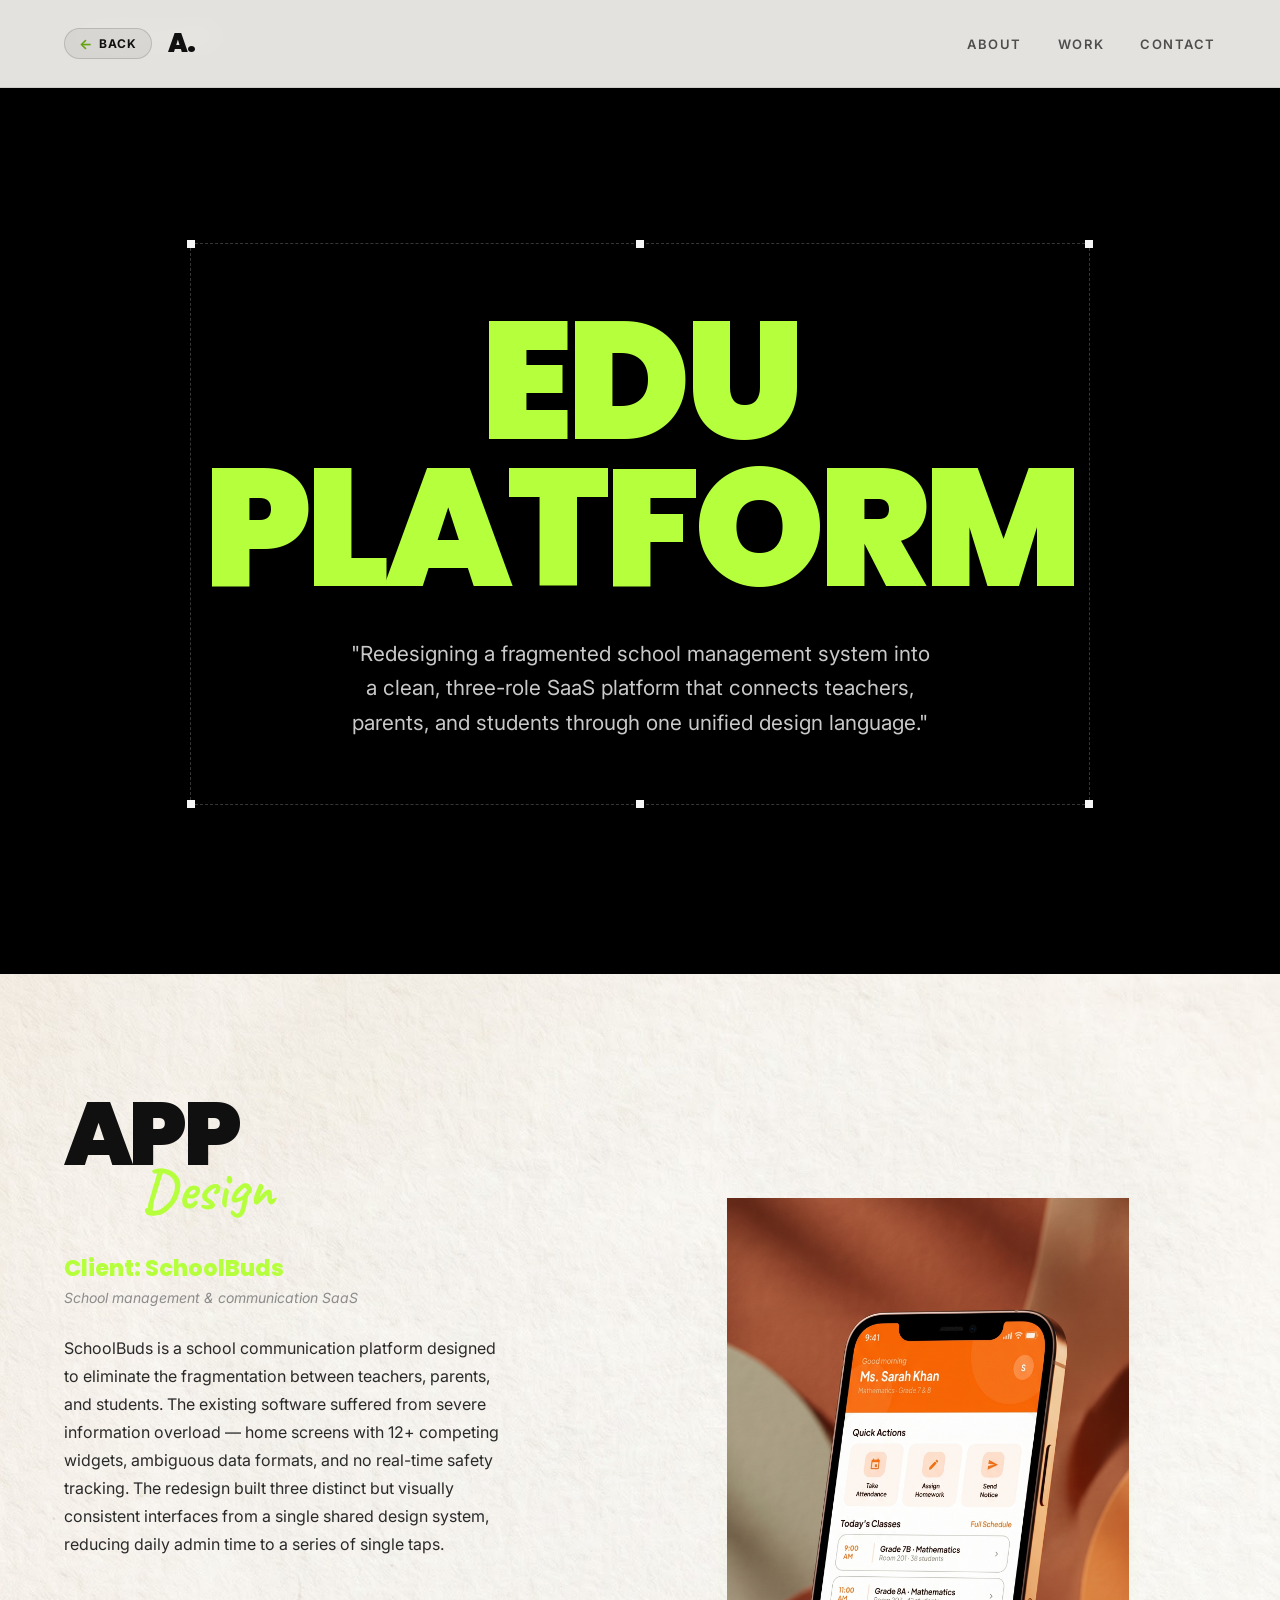
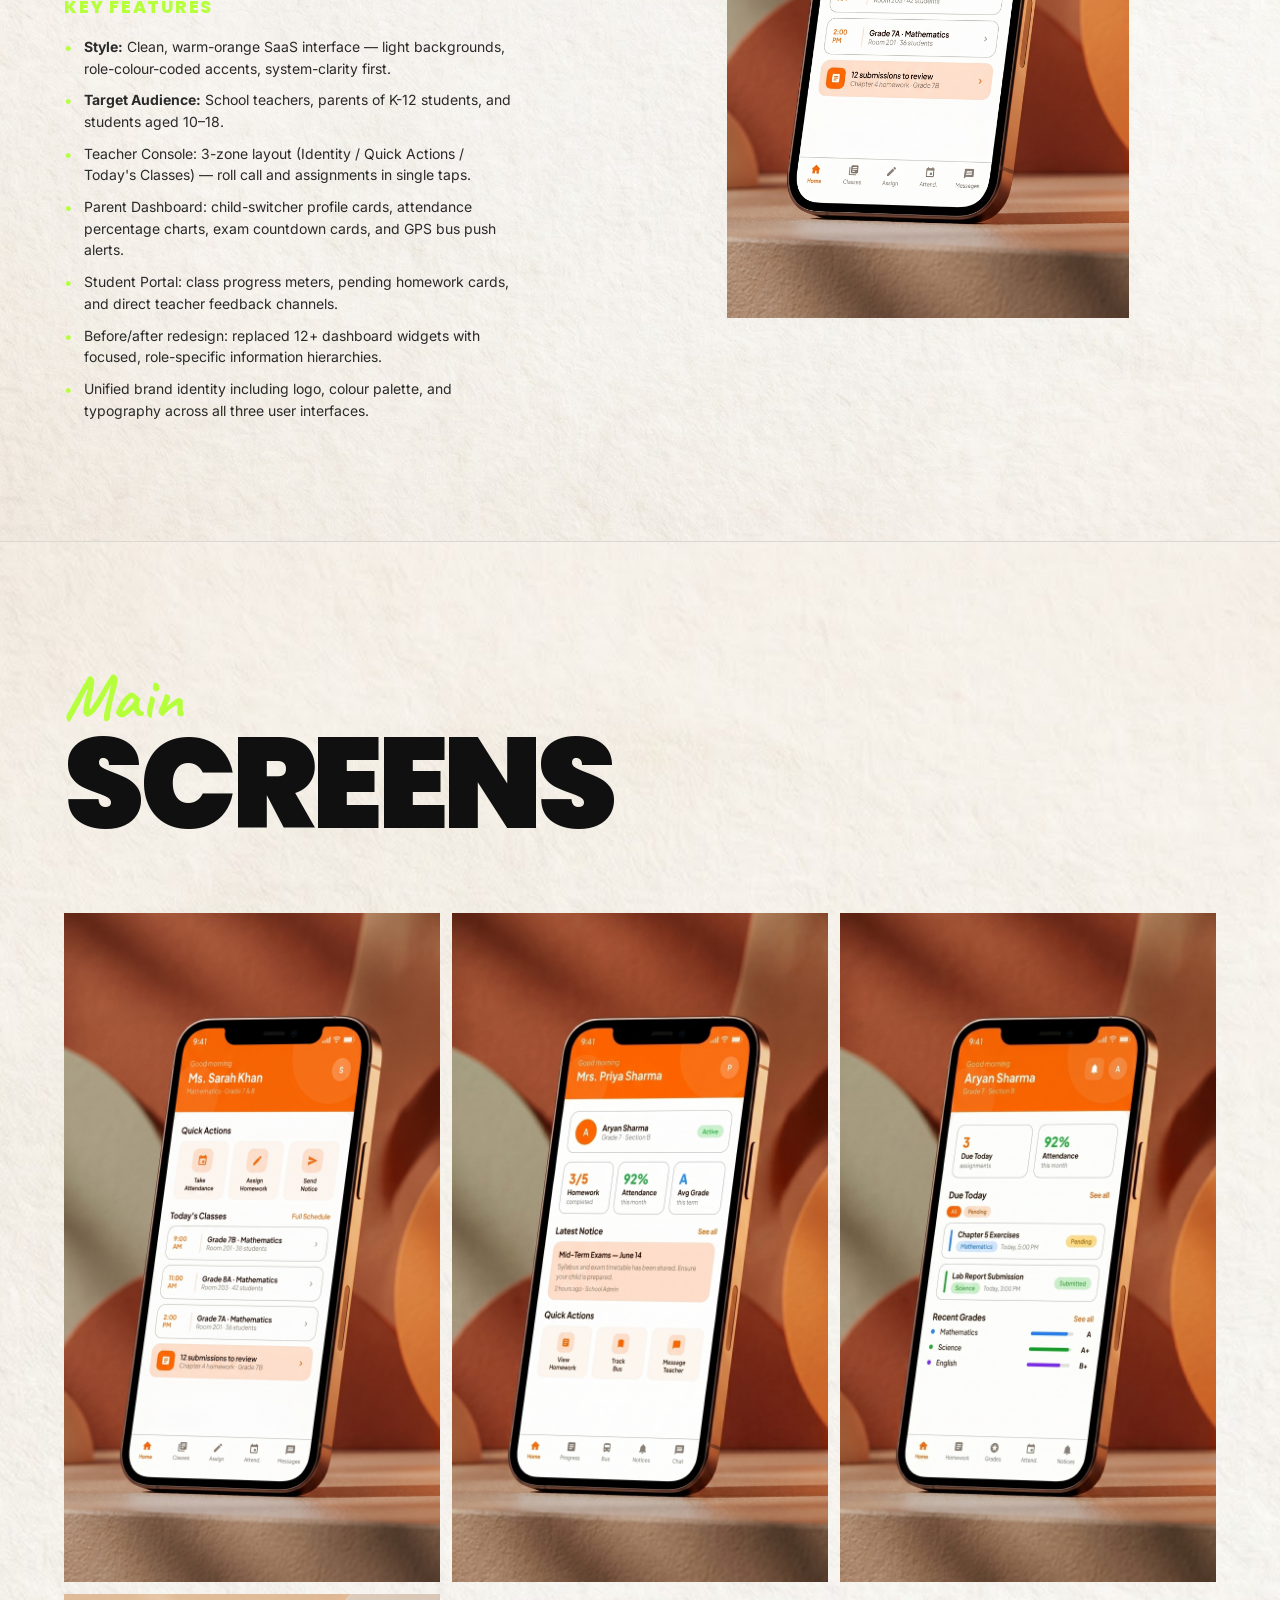
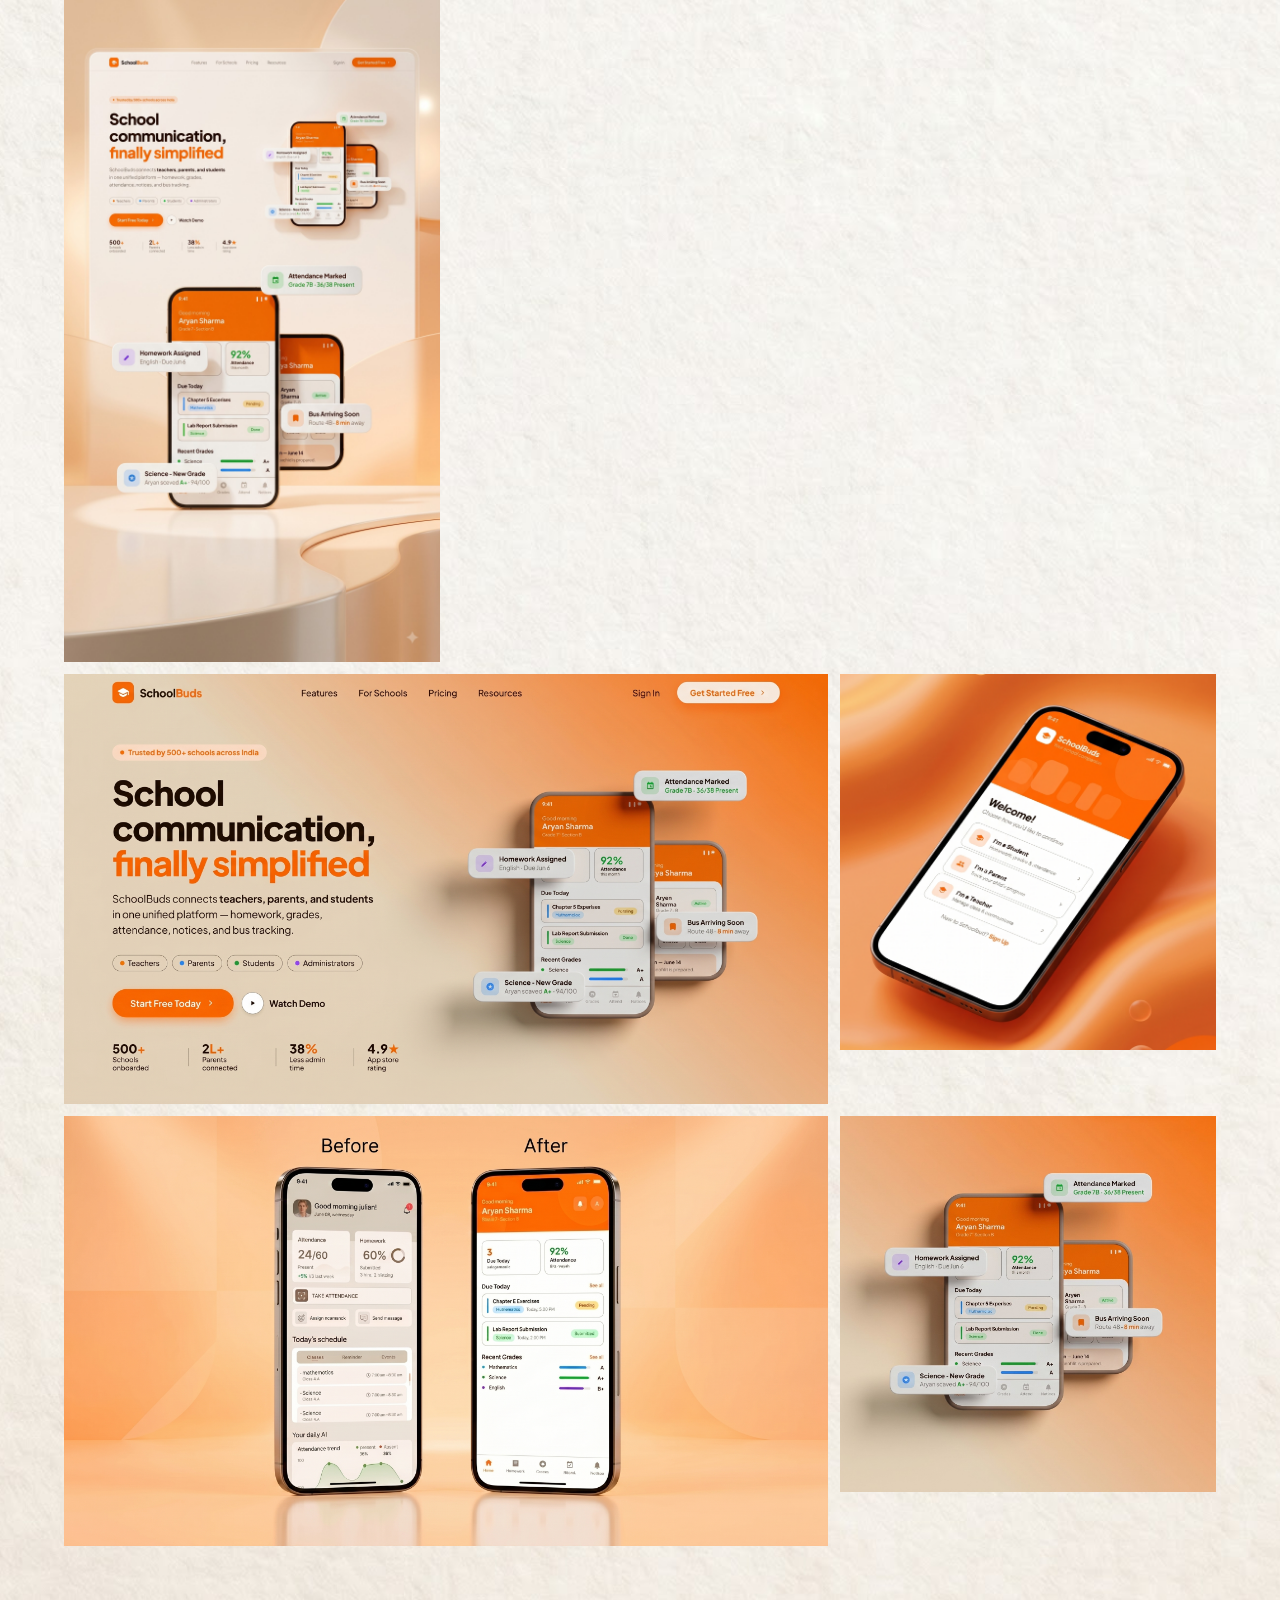
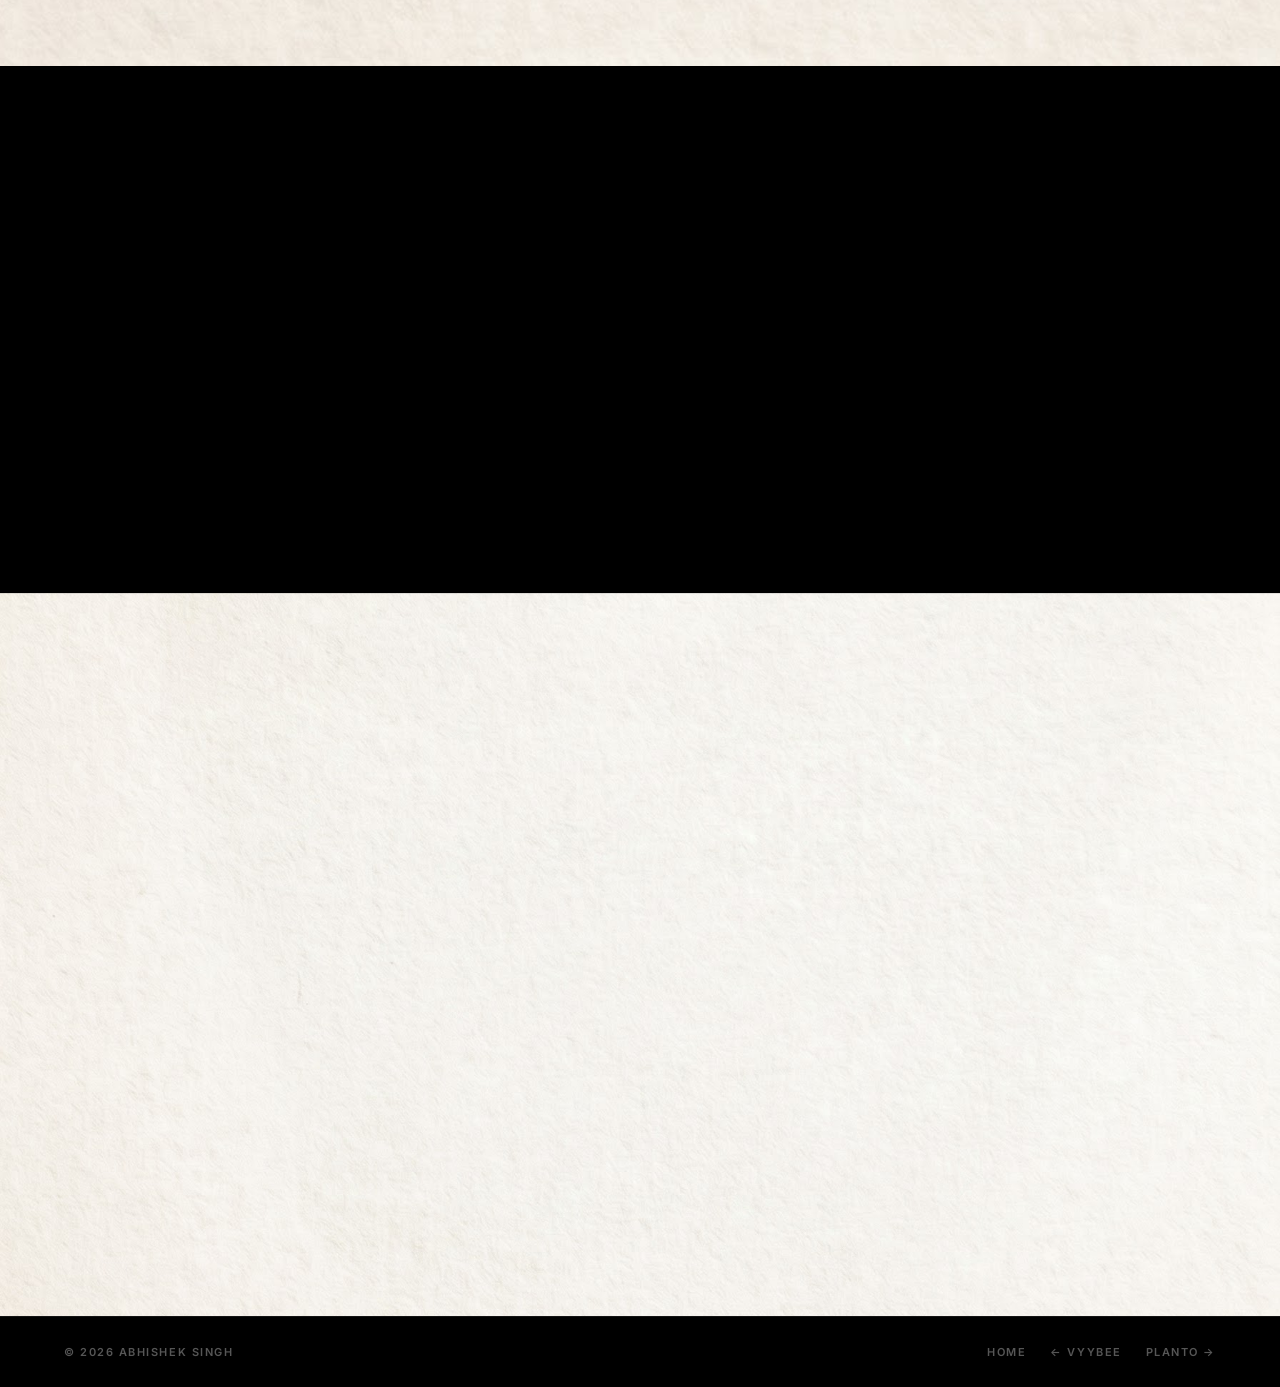
<file: projects/schoolbuds.html>
<!DOCTYPE html>
<html lang="en">
<head>
  <meta charset="UTF-8" />
  <meta name="viewport" content="width=device-width, initial-scale=1.0" />
  <title>SchoolBuds — Case Study · Abhishek Singh</title>
  <meta name="description" content="SchoolBuds — a unified school communication SaaS platform redesigned for teachers, parents, and students. UI/UX case study by Abhishek Singh." />
  <link rel="preconnect" href="https://fonts.googleapis.com" />
  <link rel="preconnect" href="https://fonts.gstatic.com" crossorigin />
  <link href="https://fonts.googleapis.com/css2?family=Poppins:wght@400;500;700;800;900&family=Caveat:wght@400;600;700&family=Inter:wght@400;500;600&display=swap" rel="stylesheet" />
  <link rel="icon" type="image/svg+xml" href="../assets/favicon.svg" />
  <link rel="stylesheet" href="../styles.css" />
</head>
<body class="cs-page">

  <div class="mouse-follower" aria-hidden="true"></div>

  <!-- NAV -->
  <header class="site-header">
    <div class="header-left">
      <a href="../index.html" class="header-back-btn" aria-label="Back to Home">
        <span class="back-arrow" aria-hidden="true">←</span>
        <span>Back</span>
      </a>
      <a class="brand" href="../index.html" aria-label="Abhishek Singh — back to home">
        <span class="brand-name">A<span class="brand-dot accent">.</span></span>
      </a>
    </div>
    <button class="nav-toggle" type="button" aria-label="Open navigation" aria-expanded="false">
      <span></span><span></span>
    </button>
    <nav class="site-nav" aria-label="Primary navigation">
      <a href="../index.html#about">About</a>
      <a href="../index.html#projects">Work</a>
      <a href="../index.html#contact">Contact</a>
    </nav>
  </header>

  <main>

    <!-- Back strip -->
    <div class="cs-back-strip">
      <a href="../index.html" class="cs-back-btn">
        <span class="cs-back-arrow" aria-hidden="true">←</span>
        <span>Back to Home</span>
      </a>
      <span class="cs-project-badge">SchoolBuds · 2026</span>
    </div>

    <!-- ==========================================================
         SLIDE 1 — OPENER
    ========================================================== -->
    <section class="cs-opener grain-overlay grid-texture" id="cs-opener">
      <div class="cs-opener-marquee reveal">
        <span class="cs-handle tl" aria-hidden="true"></span>
        <span class="cs-handle tr" aria-hidden="true"></span>
        <span class="cs-handle bl" aria-hidden="true"></span>
        <span class="cs-handle br" aria-hidden="true"></span>
        <span class="cs-handle tc" aria-hidden="true"></span>
        <span class="cs-handle bc" aria-hidden="true"></span>

        <h1 class="cs-opener-label">Edu Platform</h1>

        <p class="cs-opener-quote">
          "Redesigning a fragmented school management system into a clean, three-role SaaS platform that connects teachers, parents, and students through one unified design language."
        </p>
      </div>
    </section>

    <!-- ==========================================================
         SLIDE 2 — OVERVIEW
    ========================================================== -->
    <section class="cs-overview grain-overlay" id="cs-overview">

      <!-- Left: text -->
      <div class="cs-overview-text reveal">
        <div class="cs-overview-heading">
          <span class="cs-heading-bold">App</span>
          <span class="cs-heading-cursive">Design</span>
        </div>

        <p class="cs-client-name">Client: SchoolBuds</p>
        <p class="cs-client-type">School management &amp; communication SaaS</p>

        <p class="cs-overview-para">
          SchoolBuds is a school communication platform designed to eliminate the fragmentation between teachers, parents, and students. The existing software suffered from severe information overload — home screens with 12+ competing widgets, ambiguous data formats, and no real-time safety tracking. The redesign built three distinct but visually consistent interfaces from a single shared design system, reducing daily admin time to a series of single taps.
        </p>

        <p class="cs-features-heading">Key Features</p>
        <ul class="cs-features-list">
          <li><strong>Style:</strong> Clean, warm-orange SaaS interface — light backgrounds, role-colour-coded accents, system-clarity first.</li>
          <li><strong>Target Audience:</strong> School teachers, parents of K-12 students, and students aged 10–18.</li>
          <li>Teacher Console: 3-zone layout (Identity / Quick Actions / Today's Classes) — roll call and assignments in single taps.</li>
          <li>Parent Dashboard: child-switcher profile cards, attendance percentage charts, exam countdown cards, and GPS bus push alerts.</li>
          <li>Student Portal: class progress meters, pending homework cards, and direct teacher feedback channels.</li>
          <li>Before/after redesign: replaced 12+ dashboard widgets with focused, role-specific information hierarchies.</li>
          <li>Unified brand identity including logo, colour palette, and typography across all three user interfaces.</li>
        </ul>
      </div>

      <!-- Right: mockup -->
      <div class="cs-overview-mockup">
        <img src="../assets/Teacher-phone-mockup.jpeg" alt="SchoolBuds teacher console screen" class="reveal" />
      </div>

    </section>

    <!-- ==========================================================
         SLIDE 3 — MAIN SCREENS
    ========================================================== -->
    <section class="cs-screens grain-overlay" id="cs-screens">
      <div class="cs-screens-inner">

        <div class="cs-screens-heading reveal">
          <div class="layered-heading">
            <span class="lh-cursive">Main</span>
            <h2 class="lh-bold" style="color: var(--color-ink);">Screens</h2>
          </div>
        </div>

        <!-- Real assets gallery -->
        <div class="cs-gallery-grid grid-3">
          <div class="cs-gallery-item aspect-portrait reveal">
            <img src="../assets/Teacher-phone-mockup.jpeg" alt="SchoolBuds teacher console screen" loading="lazy" />
          </div>
          <div class="cs-gallery-item aspect-portrait reveal">
            <img src="../assets/Parent-phone-mockup.jpeg" alt="SchoolBuds parent dashboard screen" loading="lazy" />
          </div>
          <div class="cs-gallery-item aspect-portrait reveal">
            <img src="../assets/Student-phone-mockup.jpeg" alt="SchoolBuds student portal screen" loading="lazy" />
          </div>
          <div class="cs-gallery-item aspect-portrait reveal">
            <img src="../assets/schoolBudsLanding.jpeg" alt="SchoolBuds landing screen" loading="lazy" />
          </div>
          <div class="cs-gallery-item aspect-square reveal">
            <img src="../assets/schoolBudsLogo2.jpeg" alt="SchoolBuds logo design" loading="lazy" />
          </div>
          <div class="cs-gallery-item aspect-landscape span-2 reveal">
            <img src="../assets/Landing-page-mockup.jpeg" alt="SchoolBuds landing page mockup" loading="lazy" />
          </div>
          <div class="cs-gallery-item aspect-square reveal">
            <img src="../assets/Login-screen-mockup.jpeg" alt="SchoolBuds login screen mockup" loading="lazy" />
          </div>
          <div class="cs-gallery-item aspect-landscape span-2 reveal">
            <img src="../assets/Before-after-mockup.jpeg" alt="SchoolBuds before and after redesign comparison" loading="lazy" />
          </div>
          <div class="cs-gallery-item aspect-square reveal">
            <img src="../assets/landing-page-1x1.jpeg" alt="SchoolBuds landing page preview" loading="lazy" />
          </div>
        </div>

      </div>
    </section>

    <!-- ==========================================================
         PROBLEM / SOLUTION DETAIL (dark)
    ========================================================== -->
    <section class="cs-detail grain-overlay grid-texture">
      <div class="cs-detail-inner">

        <div class="cs-detail-block reveal">
          <span class="cs-accent-label">The Problem</span>
          <h3>Dashboard bloat kills daily workflow.</h3>
          <p>Legacy school portals force teachers to scroll past 12+ competing widgets just to take a 5-second attendance check. Parents receive raw fractions ("24/60 present") with no context or safety tracking. The information architecture was designed around features, not around the actual daily tasks of each role.</p>
        </div>

        <div class="cs-detail-block reveal">
          <span class="cs-accent-label">The Solution</span>
          <h3>Three roles. One design language.</h3>
          <p>A full UX audit mapped every daily teacher, parent, and student task, then restructured each interface into focused zones that serve those specific workflows. The teacher home was reduced to three zones. Parent views gained semantic attendance charts and GPS-triggered push alerts. The same design tokens power all three interfaces — maintaining brand cohesion without forcing a one-size UI.</p>
        </div>

      </div>
    </section>

    <!-- ==========================================================
         OUTCOME + METADATA
    ========================================================== -->
    <section class="cs-outcome grain-overlay">
      <div class="cs-outcome-inner">

        <div class="reveal">
          <h2 class="cs-outcome-headline">Three stakeholders. Zero compromises.</h2>
          <p class="cs-outcome-para">
            SchoolBuds demonstrates the discipline of multi-role product design — where the same system has to work intuitively for a 45-year-old teacher taking roll call, a parent checking bus location on a commute, and a student glancing at homework before dinner. The redesign resolved all three through role-first information architecture and a shared component library.
          </p>
          <a href="../index.html" class="btn-primary">← Back to Home</a>
        </div>

        <div class="cs-metadata-list reveal">
          <div class="cs-metadata-item">
            <span class="meta-label">Role</span>
            <span class="meta-value">UI/UX Design · Research · Information Architecture · Design Systems</span>
          </div>
          <div class="cs-metadata-item">
            <span class="meta-label">Tools</span>
            <span class="meta-value">Figma · User Testing · UX Audit · Miro</span>
          </div>
          <div class="cs-metadata-item">
            <span class="meta-label">Context</span>
            <span class="meta-value">Visual Designer Assignment</span>
          </div>
          <div class="cs-metadata-item">
            <span class="meta-label">Year</span>
            <span class="meta-value">2026</span>
          </div>
        </div>

      </div>
    </section>

  </main>

  <footer class="cs-footer">
    <span class="cs-footer-copy">© 2026 Abhishek Singh</span>
    <div class="cs-footer-links">
      <a href="../index.html">Home</a>
      <a href="vyybee.html">← Vyybee</a>
      <a href="planto.html">Planto →</a>
    </div>
  </footer>

  <script src="../script.js"></script>
</body>
</html>
</file>
<file: styles.css>
/* ==========================================================
   DESIGN TOKENS
========================================================== */
:root {
  --color-black:      #000000;
  --color-cream:      #F1EFEA;
  --color-ink:        #101010;
  --color-accent:     #B6FF3C;
  --color-muted-gray: #8C8C8C;
  --color-white:      #F5F5F5;

  --font-display: 'Poppins', sans-serif;
  --font-cursive:  'Caveat', cursive;
  --font-body:     'Inter', sans-serif;

  --max-w: 1280px;
  --gutter: clamp(24px, 5vw, 80px);
  --transition: 0.35s cubic-bezier(0.16, 1, 0.3, 1);
}

/* ==========================================================
   RESET & BASE
========================================================== */
*, *::before, *::after {
  box-sizing: border-box;
  margin: 0;
  padding: 0;
}

html {
  scroll-behavior: smooth;
  -webkit-font-smoothing: antialiased;
  font-size: 16px;
}

body {
  font-family: var(--font-body);
  background: var(--color-black);
  color: var(--color-white);
  overflow-x: hidden;
  cursor: none;
}

img {
  display: block;
  max-width: 100%;
}

a {
  color: inherit;
  text-decoration: none;
}

/* ==========================================================
   GRAIN OVERLAY — applied to light/cream sections
========================================================== */
.grain-overlay {
  position: relative;
  isolation: isolate;
}

/* Light sections use whiteTexture.jpeg without SVG noise overlay */
.grain-overlay::before {
  display: none;
}

/* All section content sits above background */
.grain-overlay > * {
  position: relative;
  z-index: 2;
}

/* ==========================================================
   CREAM BACKGROUND TEXTURE — applied ONLY to section-level containers
   Uses assets/whiteTexture.jpeg (scaled cover, no-repeat)
========================================================== */
.cream,
.cream-section,
.about-section,
.skills-section,
.spotlight-section,
.screens-section,
.process-section,
.experience-section,
.cs-overview,
.cs-screens,
.cs-outcome {
  background-color: #F1EFEA;
  background-image: url("assets/whiteTexture.jpeg");
  background-size: cover;
  background-position: center;
  background-repeat: no-repeat;
}

/* Inner card/box elements — transparent to let section texture flow continuously */
.skill-cell,
.process-cell,
.spotlight-mockup,
.cs-overview-mockup,
.case-study-mockup-placeholder,
.main-screens-placeholder,
.project-mockup-placeholder,
.screen-frame,
.about-portrait-placeholder,
.cs-gallery-item,
.service-card,
.breakdown-card,
.feature-mockup-card,
.typo-panel-card,
.color-swatch-card,
.finding-item {
  background-color: transparent;
  background-image: none;
}

/* ==========================================================
   DARK GRAIN TEXTURE — applied to dark background sections
   Coarser, organic high-ISO film-grain noise (no grid lines)
========================================================== */
.grid-texture,
.dark-grain {
  background-color: var(--color-black);
}

.grid-texture::before,
.dark-grain::before {
  display: block;
  content: '';
  position: absolute;
  inset: 0;
  z-index: 1;
  pointer-events: none;
  background-image: url("data:image/svg+xml,%3Csvg xmlns='http://www.w3.org/2000/svg' width='250' height='250'%3E%3Cfilter id='n'%3E%3CfeTurbulence type='fractalNoise' baseFrequency='0.68' numOctaves='2' stitchTiles='stitch'/%3E%3C/filter%3E%3Crect width='250' height='250' filter='url(%23n)' opacity='1'/%3E%3C/svg%3E");
  background-size: 250px 250px;
  mix-blend-mode: overlay;
  opacity: 0.15;
}

/* ==========================================================
   CUSTOM CURSOR
========================================================== */
.mouse-follower {
  position: fixed;
  top: 0;
  left: 0;
  width: 10px;
  height: 10px;
  background: var(--color-accent);
  border-radius: 50%;
  pointer-events: none;
  transform: translate(-50%, -50%);
  z-index: 9999;
  opacity: 0;
  transition: opacity 0.3s, transform 0.1s;
  mix-blend-mode: difference;
}

/* ==========================================================
   NAVIGATION
========================================================== */
.site-header {
  position: fixed;
  top: 0;
  left: 0;
  right: 0;
  z-index: 1000;
  display: flex;
  align-items: center;
  justify-content: space-between;
  padding: 24px var(--gutter);
  background: transparent;
  mix-blend-mode: difference;
}

/* Invert trick: header renders white on dark, dark on light */
.site-header * {
  color: var(--color-white);
}

.brand {
  font-family: var(--font-display);
  font-weight: 900;
  font-size: 1.6rem;
  letter-spacing: -0.02em;
}

.brand-dot.accent {
  color: var(--color-accent);
}

.site-nav {
  display: flex;
  align-items: center;
  gap: 36px;
}

.site-nav a {
  font-family: var(--font-body);
  font-size: 13px;
  font-weight: 600;
  letter-spacing: 0.12em;
  text-transform: uppercase;
  opacity: 0.7;
  transition: opacity var(--transition);
}

.site-nav a:hover {
  opacity: 1;
}

/* Hamburger */
.nav-toggle {
  display: none;
  flex-direction: column;
  justify-content: center;
  gap: 5px;
  width: 32px;
  height: 32px;
  background: none;
  border: none;
  cursor: none;
  padding: 4px;
}

.nav-toggle span {
  display: block;
  height: 2px;
  width: 100%;
  background: var(--color-white);
  border-radius: 2px;
  transition: transform var(--transition);
}

/* ==========================================================
   REUSABLE: SCROLL REVEAL
========================================================== */
.reveal {
  opacity: 0;
  transform: translateY(32px);
  transition: opacity 0.9s var(--transition), transform 0.9s var(--transition);
}

.reveal.is-visible {
  opacity: 1;
  transform: translateY(0);
}

/* ==========================================================
   REUSABLE: BUTTONS
========================================================== */
.btn-primary,
.btn-ghost {
  display: inline-block;
  font-family: var(--font-body);
  font-size: 13px;
  font-weight: 700;
  letter-spacing: 0.1em;
  text-transform: uppercase;
  padding: 14px 32px;
  border-radius: 0;
  transition: background var(--transition), color var(--transition), border-color var(--transition);
  cursor: none;
}

.btn-primary {
  background: var(--color-ink);
  color: var(--color-cream);
  border: 2px solid var(--color-ink);
}

.btn-primary:hover {
  background: var(--color-accent);
  color: var(--color-ink);
  border-color: var(--color-accent);
}

.btn-ghost {
  background: transparent;
  color: var(--color-ink);
  border: 2px solid var(--color-ink);
}

.btn-ghost:hover {
  background: var(--color-ink);
  color: var(--color-cream);
}

/* ==========================================================
   REUSABLE: EYEBROW LABELS (hero + projects)
========================================================== */
.eyebrow-white {
  font-family: var(--font-display);
  font-weight: 800;
  font-size: clamp(11px, 1.2vw, 14px);
  letter-spacing: 0.18em;
  text-transform: uppercase;
  color: var(--color-white);
  margin-right: 10px;
}

.eyebrow-gray {
  font-family: var(--font-display);
  font-weight: 800;
  font-size: clamp(11px, 1.2vw, 14px);
  letter-spacing: 0.18em;
  text-transform: uppercase;
  color: var(--color-muted-gray);
}

/* ==========================================================
   REUSABLE: LAYERED HEADING
   (cursive overlapping bold — used in Skills + Process)
========================================================== */
.layered-heading {
  position: relative;
  display: inline-block;
  line-height: 1;
}

.lh-cursive {
  display: block;
  font-family: var(--font-cursive);
  font-weight: 700;
  font-size: clamp(2rem, 5vw, 4.5rem);
  color: var(--color-accent);
  line-height: 1.1;
  /* Overlaps the bold word below */
  position: relative;
  z-index: 2;
  margin-bottom: -0.1em;
}

.lh-bold {
  font-family: var(--font-display);
  font-weight: 900;
  font-size: clamp(4rem, 10vw, 9rem);
  color: var(--color-ink);
  line-height: 0.9;
  letter-spacing: -0.04em;
  text-transform: uppercase;
  position: relative;
  z-index: 1;
}

/* ==========================================================
   REUSABLE: SKILL CELL PATTERN
   (giant num + bold label + cursive sub)
========================================================== */
.skill-num {
  position: absolute;
  top: 12px;
  left: 16px;
  font-family: var(--font-display);
  font-weight: 900;
  font-size: clamp(3.5rem, 7vw, 6.5rem);
  color: rgba(16, 16, 16, 0.08);
  line-height: 1;
  pointer-events: none;
  user-select: none;
}

.skill-bold {
  font-family: var(--font-display);
  font-weight: 900;
  font-size: clamp(1.5rem, 3vw, 2.4rem);
  color: var(--color-ink);
  line-height: 1.1;
  letter-spacing: -0.02em;
  text-transform: uppercase;
  position: relative;
  z-index: 2;
  margin-top: auto;
}

.skill-cursive {
  font-family: var(--font-cursive);
  font-weight: 700;
  font-size: clamp(1.1rem, 2vw, 1.6rem);
  color: var(--color-accent);
  position: absolute;
  bottom: 20px;
  right: 20px;
  z-index: 3;
  transform: rotate(-3deg);
  pointer-events: none;
}

/* ==========================================================
   SECTION 1 — HERO
========================================================== */
.hero-section {
  min-height: 100vh;
  background-color: var(--color-black);
  display: flex;
  align-items: center;
  padding: 120px var(--gutter) 80px;
  overflow: hidden;
}

.hero-inner {
  width: 100%;
  max-width: var(--max-w);
  margin: 0 auto;
  display: flex;
  flex-direction: column;
  justify-content: center;
  gap: 20px;
}

.hero-eyebrow {
  display: flex;
  align-items: center;
  gap: 0;
}

/* Giant "Portfolio" headline */
.hero-headline-wrap {
  position: relative;
  width: 100%;
}

.hero-headline {
  font-family: var(--font-display);
  font-weight: 900;
  font-size: clamp(5rem, 14vw, 16rem);
  line-height: 0.88;
  letter-spacing: -0.045em;
  color: var(--color-white);
  text-transform: uppercase;
  display: flex;
  align-items: center;
  /* Remove default heading margin */
  width: 100%;
}

.hl-part {
  display: inline-block;
}

/* Visual slot — sits inline with the headline letters */
.hl-visual-slot {
  display: inline-block;
  vertical-align: middle;
  /* Width scales with the headline font */
  width: clamp(120px, 18vw, 340px);
  height: clamp(120px, 18vw, 340px);
  flex-shrink: 0;
  position: relative;
}

/* Image placeholder — dashed border for dev, replace with <img> */
.hero-visual-placeholder {
  width: 100%;
  height: 100%;
  border: 2px dashed rgba(245, 245, 245, 0.25);
  border-radius: 50%;
  display: flex;
  align-items: center;
  justify-content: center;
  background: rgba(182, 255, 60, 0.04);
}

.hero-visual-placeholder .placeholder-label {
  font-family: var(--font-body);
  font-size: 11px;
  font-weight: 600;
  letter-spacing: 0.1em;
  text-transform: uppercase;
  color: rgba(245, 245, 245, 0.3);
  text-align: center;
}

/* Real hero image — fills the inline circular slot */
.hero-visual-img {
  width: 100%;
  height: 100%;
  object-fit: cover;
  border-radius: 50%;
  display: block;
}

/* Cursive signature */
.hero-signature {
  position: absolute;
  bottom: -10px;
  right: 0;
  z-index: 5;
}

.cursive-sig {
  font-family: var(--font-cursive);
  font-weight: 700;
  font-size: clamp(2.5rem, 5.5vw, 6rem);
  color: var(--color-accent);
  transform: rotate(-4deg);
  display: inline-block;
  line-height: 1;
}

/* Scroll cue */
.hero-scroll-cue {
  display: flex;
  align-items: center;
  gap: 12px;
  margin-top: 40px;
}

.scroll-line {
  display: block;
  width: 48px;
  height: 1px;
  background: rgba(245, 245, 245, 0.3);
}

.scroll-text {
  font-family: var(--font-body);
  font-size: 11px;
  font-weight: 600;
  letter-spacing: 0.2em;
  text-transform: uppercase;
  color: var(--color-muted-gray);
}

/* ==========================================================
   SECTION 2 — ABOUT
========================================================== */
.about-section {
  color: var(--color-ink);
  overflow: hidden;
  position: relative;
}

.about-inner {
  display: grid;
  grid-template-columns: 1fr 1fr;
  min-height: 100vh;
  max-width: var(--max-w);
  margin: 0 auto;
  align-items: stretch;
}

/* Left text column */
.about-text {
  padding: clamp(80px, 10vw, 140px) var(--gutter) clamp(80px, 10vw, 140px) var(--gutter);
  display: flex;
  flex-direction: column;
  justify-content: center;
  gap: 0;
}

.about-hello {
  font-family: var(--font-display);
  font-weight: 900;
  font-size: clamp(5rem, 11vw, 10rem);
  line-height: 0.9;
  letter-spacing: -0.04em;
  color: var(--color-ink);
  margin-bottom: 8px;
}

.about-subname {
  font-family: var(--font-display);
  font-weight: 700;
  font-size: clamp(1.1rem, 2.2vw, 1.7rem);
  color: var(--color-ink);
  margin-bottom: 32px;
}

/* Cursive annotation with arrow */
.about-annotation {
  display: flex;
  align-items: flex-start;
  gap: 6px;
  margin-bottom: 28px;
}

.cursive-annotation {
  font-family: var(--font-cursive);
  font-size: clamp(1.4rem, 2.5vw, 2rem);
  color: var(--color-ink);
  line-height: 1;
}

.annotation-arrow {
  width: 36px;
  height: 36px;
  margin-top: 2px;
  flex-shrink: 0;
}

.about-bio {
  font-family: var(--font-body);
  font-size: clamp(15px, 1.5vw, 17px);
  line-height: 1.75;
  color: #2A2A2A;
  max-width: 520px;
  margin-bottom: 40px;
}

.about-bio strong {
  font-weight: 700;
  color: var(--color-ink);
}

.about-cta-row {
  display: flex;
  gap: 16px;
  flex-wrap: wrap;
}

/* Right portrait column */
.about-portrait {
  position: relative;
  display: flex;
  align-items: center;
  justify-content: center;
  padding: 40px var(--gutter);
}

.about-portrait-placeholder {
  width: 100%;
  height: 100%;
  min-height: 560px;
  border-left: 2px dashed rgba(16, 16, 16, 0.15);
  background: rgba(16, 16, 16, 0.03);
  display: flex;
  align-items: center;
  justify-content: center;
}

.about-portrait-placeholder .placeholder-label {
  font-family: var(--font-body);
  font-size: 12px;
  font-weight: 600;
  letter-spacing: 0.1em;
  text-transform: uppercase;
  color: rgba(16, 16, 16, 0.3);
  text-align: center;
  line-height: 1.8;
}

/* Sketch portrait image — seamless blend with cream background */
.about-portrait-img {
  width: 100%;
  max-width: 480px;
  max-height: 520px;
  height: auto;
  object-fit: contain;
  display: block;
  mix-blend-mode: multiply;
  box-shadow: none;
  border-radius: 0;
}

/* ==========================================================
   SECTION 3 — SKILLS GRID
========================================================== */
.skills-section {
  background-color: var(--color-cream);
  color: var(--color-ink);
  padding: clamp(80px, 10vw, 140px) var(--gutter);
  border-top: 1px solid rgba(16, 16, 16, 0.1);
}

.skills-inner {
  max-width: var(--max-w);
  margin: 0 auto;
}

.skills-heading {
  margin-bottom: clamp(48px, 6vw, 80px);
}

/* 3-column grid */
.skills-grid {
  display: grid;
  grid-template-columns: repeat(3, 1fr);
  border: 1.5px solid rgba(16, 16, 16, 0.15);
}

.skill-cell {
  position: relative;
  padding: 44px 28px 44px 28px;
  border-right: 1.5px solid rgba(16, 16, 16, 0.15);
  border-bottom: 1.5px solid rgba(16, 16, 16, 0.15);
  display: flex;
  flex-direction: column;
  justify-content: flex-end;
  min-height: 220px;
  overflow: hidden;
  transition: background var(--transition);
}

.skill-cell:nth-child(3n) {
  border-right: none;
}

.skill-cell:nth-child(n+4) {
  border-bottom: none;
}

.skill-cell:hover {
  background: rgba(182, 255, 60, 0.06);
}

/* ==========================================================
   SECTION 4 — TAGLINE / MANIFESTO POSTER (dark)
========================================================== */
.tagline-section {
  background-color: var(--color-black);
  min-height: 80vh;
  display: flex;
  align-items: center;
  justify-content: center;
  text-align: center;
  padding: clamp(100px, 14vw, 180px) var(--gutter);
}

.tagline-inner {
  display: flex;
  align-items: center;
  justify-content: center;
  width: 100%;
}

/* Dashed marquee box — reuses cs-handle corner dots */
.tagline-marquee {
  position: relative;
  display: inline-flex;
  flex-direction: column;
  align-items: center;
  gap: 32px;
  padding: clamp(40px, 6vw, 80px) clamp(56px, 12vw, 160px);
  border: 1.5px dashed rgba(245, 245, 245, 0.22);
  max-width: 860px;
  width: 100%;
}

.tagline-label {
  font-family: var(--font-display);
  font-weight: 900;
  font-size: clamp(4rem, 13vw, 12rem);
  line-height: 0.88;
  letter-spacing: -0.035em;
  color: var(--color-accent);
  text-transform: uppercase;
}

.tagline-sub {
  font-family: var(--font-body);
  font-weight: 400;
  font-size: clamp(1rem, 2vw, 1.3rem);
  line-height: 1.65;
  color: rgba(245, 245, 245, 0.82);
  max-width: 560px;
}

/* ==========================================================
   PROJECT SPOTLIGHT — reusable 45/55 two-column component
   Used for Vyybee, SchoolBuds, Planto
========================================================== */
.spotlight-section {
  background-color: var(--color-cream);
  color: var(--color-ink);
  display: grid;
  grid-template-columns: 45fr 55fr;
  align-items: stretch;
  min-height: 90vh;
}

.spotlight-text {
  padding: clamp(80px, 10vw, 120px) clamp(40px, 5vw, 80px)
           clamp(80px, 10vw, 120px) var(--gutter);
  display: flex;
  flex-direction: column;
  justify-content: center;
}

/* "App Design" / "Web Design" layered heading inside spotlight */
.spotlight-heading {
  position: relative;
  display: inline-block;
  margin-bottom: 36px;
  line-height: 1;
}

/* cs-heading-bold and cs-heading-cursive classes
   already defined in the Case Study section — reused here */

.spotlight-client-name {
  font-family: var(--font-display);
  font-weight: 800;
  font-size: clamp(1.1rem, 2vw, 1.4rem);
  color: var(--color-accent);
  margin-bottom: 4px;
}

.spotlight-client-type {
  font-family: var(--font-body);
  font-size: 14px;
  font-style: italic;
  color: var(--color-muted-gray);
  margin-bottom: 28px;
}

.spotlight-para {
  font-family: var(--font-body);
  font-size: clamp(14px, 1.4vw, 16px);
  line-height: 1.75;
  color: #2A2A2A;
  margin-bottom: 32px;
  max-width: 480px;
}

.spotlight-features-heading {
  font-family: var(--font-display);
  font-weight: 800;
  font-size: clamp(0.9rem, 1.4vw, 1.1rem);
  color: var(--color-accent);
  text-transform: uppercase;
  letter-spacing: 0.1em;
  margin-bottom: 14px;
}

.spotlight-features-list {
  list-style: none;
  padding: 0;
  display: flex;
  flex-direction: column;
  gap: 9px;
  margin-bottom: 36px;
}

.spotlight-features-list li {
  font-family: var(--font-body);
  font-size: 14px;
  line-height: 1.55;
  color: #2A2A2A;
  padding-left: 20px;
  position: relative;
}

.spotlight-features-list li::before {
  content: '\2022';
  position: absolute;
  left: 0;
  color: var(--color-accent);
  font-size: 1.1em;
}

.spotlight-cta-row {
  display: flex;
  gap: 16px;
  flex-wrap: wrap;
}

/* Right column: mockup area */
.spotlight-mockup {
  position: relative;
  background: transparent;
  display: flex;
  align-items: center;
  justify-content: center;
  padding: 60px 40px;
  overflow: hidden;
}

/* Ambient green glow behind mockup */
.spotlight-mockup::before {
  content: '';
  position: absolute;
  width: 70%;
  height: 70%;
  border-radius: 50%;
  background: radial-gradient(circle, rgba(182, 255, 60, 0.07), transparent 70%);
  pointer-events: none;
}

/* Real mockup images (once supplied) */
.spotlight-mockup img {
  max-width: 100%;
  max-height: 85vh;
  object-fit: contain;
  position: relative;
  z-index: 2;
  filter: drop-shadow(0 24px 48px rgba(0,0,0,0.22));
}

/*
  PROJECT_MOCKUP_PLACEHOLDER
  Replace <div> with <img> once final device exports are ready.
  .dual-phone = two staggered phone mockups (apps)
  .laptop     = one laptop mockup (web)
*/
.project-mockup-placeholder {
  position: relative;
  z-index: 2;
  border: 2px dashed rgba(16, 16, 16, 0.18);
  background: rgba(16, 16, 16, 0.03);
  display: flex;
  align-items: center;
  justify-content: center;
  text-align: center;
  padding: 40px;
}

.project-mockup-placeholder.dual-phone,
.spotlight-mockup-image.dual-phone {
  width: 320px;
}

.project-mockup-placeholder.dual-phone {
  aspect-ratio: 9/16;
}

.project-mockup-placeholder.laptop,
.spotlight-mockup-image.laptop {
  width: 460px;
}

.project-mockup-placeholder.laptop {
  aspect-ratio: 16/10;
}

.spotlight-mockup-image {
  position: relative;
  z-index: 2;
  display: flex;
  align-items: center;
  justify-content: center;
}

.project-mockup-img {
  width: 100%;
  height: auto;
  object-fit: contain;
  display: block;
  filter: drop-shadow(0 24px 48px rgba(0, 0, 0, 0.22));
}

.project-mockup-placeholder .placeholder-label {
  font-family: var(--font-body);
  font-size: 12px;
  font-weight: 600;
  letter-spacing: 0.1em;
  text-transform: uppercase;
  color: rgba(16, 16, 16, 0.3);
  line-height: 2;
}

/* ==========================================================
   SPOTLIGHT COLLAGE SHOWCASE GRID
   Reusable 3-column bento/collage layout inspired by premium brand showcases
========================================================== */
.spotlight-collage-grid {
  display: flex;
  gap: 16px;
  align-items: stretch;
  width: 100%;
}
.collage-col {
  display: flex;
  flex-direction: column;
  gap: 16px;
  flex: 1;
}
.collage-item {
  position: relative;
  border-radius: 16px;
  width: 100%;
  overflow: hidden;
  background: rgba(16, 16, 16, 0.04);
  box-shadow: 0 6px 20px rgba(0, 0, 0, 0.04);
  transition: transform 0.4s var(--transition), box-shadow 0.4s var(--transition);
}
.collage-item:hover {
  transform: translateY(-2px);
  box-shadow: 0 12px 32px rgba(0, 0, 0, 0.08);
}
.collage-item img {
  width: 100%;
  height: 100%;
  object-fit: cover;
  display: block;
  border-radius: 16px;
}
.collage-item.placeholder {
  border: 2px dashed rgba(16, 16, 16, 0.18);
  background: rgba(16, 16, 16, 0.02);
  display: flex;
  flex-direction: column;
  align-items: center;
  justify-content: center;
  text-align: center;
  font-family: var(--font-body);
  font-size: 0.75rem;
  font-weight: 500;
  color: var(--color-muted-gray);
  padding: 16px;
  box-sizing: border-box;
}
.collage-item.placeholder:hover {
  background: rgba(182, 255, 60, 0.06);
  border-color: rgba(182, 255, 60, 0.5);
}

/* Logo tiles — transparent PNGs; no background wash, contain instead of cover */
.collage-item.logo-tile {
  background: transparent !important;
  box-shadow: none !important;
  overflow: visible;
}
.collage-item.logo-tile img {
  object-fit: contain;
  width: 100%;
  height: 100%;
  border-radius: 0;
  mix-blend-mode: multiply;
}
@media (max-width: 860px) {
  .spotlight-collage-grid {
    flex-direction: column;
  }
}

/* SchoolBuds spotlight — asymmetric hero + stacked layout */
.schoolbuds-collage .collage-col-hero {
  flex: 1.4;
}
.schoolbuds-collage .collage-col:not(.collage-col-hero) {
  flex: 1;
}

/* ==========================================================
   MAIN SCREENS SECTION (cream, follows each spotlight)
========================================================== */
.screens-section {
  background-color: var(--color-cream);
  color: var(--color-ink);
  padding: clamp(64px, 8vw, 100px) var(--gutter);
  border-top: 1px solid rgba(16, 16, 16, 0.1);
}

.screens-inner {
  max-width: var(--max-w);
  margin: 0 auto;
}

.screens-heading {
  margin-bottom: clamp(40px, 5vw, 64px);
}

/*
  MAIN_SCREENS_PLACEHOLDER grid:
  Each .screen-frame is a phone-aspect placeholder.
  Replace content with <img> per screen once exports are ready.
*/
.screens-grid {
  display: grid;
  grid-template-columns: repeat(5, 1fr);
  gap: 12px;
  margin-bottom: 48px;
}

.screen-frame {
  aspect-ratio: 9/19.5;
  border: 1.5px dashed rgba(16, 16, 16, 0.18);
  background: rgba(16, 16, 16, 0.025);
  border-radius: 12px;
  display: flex;
  align-items: flex-end;
  justify-content: center;
  padding: 10px 8px;
  transition: background var(--transition);
  overflow: hidden;
}

/* When real images are added: */
.screen-frame img {
  width: 100%;
  height: 100%;
  object-fit: cover;
  border-radius: 10px;
}

.screen-frame:hover {
  background: rgba(182, 255, 60, 0.05);
}

.screen-label {
  font-family: var(--font-body);
  font-size: 10px;
  font-weight: 600;
  letter-spacing: 0.1em;
  text-transform: uppercase;
  color: rgba(16, 16, 16, 0.25);
  text-align: center;
}

/* Real asset gallery strip that supplements the placeholder grid */
.screens-real-gallery {
  display: grid;
  grid-template-columns: repeat(4, 1fr);
  align-items: start;
  gap: 12px;
  border-top: 1px solid rgba(16, 16, 16, 0.08);
  padding-top: 32px;
}

.screens-real-gallery img {
  width: 100%;
  height: auto;
  aspect-ratio: 9/16;
  object-fit: cover;
  border-radius: 8px;
  transition: transform 0.5s var(--transition);
}

.screens-real-gallery img:hover {
  transform: scale(1.03);
}

/* Landscape / browser-frame variant — used for web projects (Essitco) */
.screen-frame.landscape {
  aspect-ratio: 16/9;
  border-radius: 8px;
}

/* 3-col grid for landscape frames (fewer, wider cells) */
.screens-grid-landscape {
  grid-template-columns: repeat(3, 1fr);
}


@media (max-width: 991px) {
  .spotlight-section {
    grid-template-columns: 1fr;
    min-height: auto;
  }
  .spotlight-mockup {
    min-height: 420px;
  }
  .screens-grid {
    grid-template-columns: repeat(3, 1fr);
  }
  .screens-grid-landscape {
    grid-template-columns: repeat(2, 1fr);
  }
  .screens-real-gallery {
    grid-template-columns: repeat(2, 1fr);
  }
  .project-mockup-placeholder.dual-phone,
  .spotlight-mockup-image.dual-phone {
    width: 240px;
  }
  .project-mockup-placeholder.laptop,
  .spotlight-mockup-image.laptop {
    width: 340px;
  }
}

@media (max-width: 600px) {
  .tagline-label {
    font-size: clamp(3rem, 18vw, 5.5rem);
  }
  .tagline-marquee {
    padding: 28px 20px;
  }
  .screens-grid {
    grid-template-columns: repeat(2, 1fr);
  }
  .screens-grid-landscape {
    grid-template-columns: 1fr;
  }
  .screens-real-gallery {
    grid-template-columns: repeat(2, 1fr);
  }
}


/* ==========================================================
   SECTION 5 — PROCESS
========================================================== */
.process-section {
  background-color: var(--color-cream);
  color: var(--color-ink);
  padding: clamp(80px, 10vw, 140px) var(--gutter);
}

.process-inner {
  max-width: var(--max-w);
  margin: 0 auto;
}

.process-heading {
  margin-bottom: clamp(48px, 6vw, 80px);
}

/* 4-column grid */
.process-grid {
  display: grid;
  grid-template-columns: repeat(4, 1fr);
  border: 1.5px solid rgba(16, 16, 16, 0.15);
}

.process-cell {
  position: relative;
  padding: 44px 28px 44px 28px;
  border-right: 1.5px solid rgba(16, 16, 16, 0.15);
  display: flex;
  flex-direction: column;
  justify-content: flex-end;
  min-height: 300px;
  overflow: hidden;
  transition: background var(--transition);
}

.process-cell:last-child {
  border-right: none;
}

.process-cell:hover {
  background: rgba(182, 255, 60, 0.06);
}

.process-desc {
  font-family: var(--font-body);
  font-size: 13.5px;
  line-height: 1.65;
  color: #555;
  margin-top: 12px;
  position: relative;
  z-index: 2;
}

/* ==========================================================
   SECTION 5.5 — EXPERIENCE
========================================================== */
.experience-section {
  padding: clamp(60px, 8vw, 100px) 0;
}
.experience-inner {
  max-width: var(--max-w);
  margin: 0 auto;
  padding: 0 var(--gutter);
}
.experience-heading {
  margin-bottom: clamp(40px, 5vw, 64px);
}
.experience-timeline {
  position: relative;
  border-left: 2px solid rgba(16, 16, 16, 0.15);
  margin-left: 14px;
  padding-left: 36px;
  display: flex;
  flex-direction: column;
  gap: clamp(40px, 6vw, 64px);
}
.experience-item {
  position: relative;
  display: flex;
  flex-direction: column;
  gap: 4px;
}
.experience-dot {
  position: absolute;
  left: -43px;
  top: 7px;
  width: 12px;
  height: 12px;
  border-radius: 50%;
  background: var(--color-lime);
  border: 2.5px solid var(--color-ink);
  box-shadow: 0 0 10px rgba(182, 255, 60, 0.6);
}
.experience-role {
  font-family: var(--font-display);
  font-weight: 800;
  font-size: clamp(1.35rem, 2.4vw, 1.85rem);
  letter-spacing: -0.02em;
  color: var(--color-ink);
  margin: 0;
  line-height: 1.25;
}
.experience-company {
  font-family: var(--font-body);
  font-weight: 700;
  font-size: 1.05rem;
  color: #3f6e08;
  margin-top: 2px;
}
.experience-time {
  font-family: var(--font-body);
  font-size: 13.5px;
  font-weight: 500;
  color: var(--color-muted-gray);
  margin-bottom: 8px;
}
.experience-desc {
  font-family: var(--font-body);
  font-size: 15px;
  line-height: 1.65;
  color: #2b2b2b;
  margin: 0 0 8px 0;
}
.experience-bullets {
  list-style: disc;
  padding-left: 22px;
  margin: 0;
  display: flex;
  flex-direction: column;
  gap: 8px;
}
.experience-bullets li {
  font-family: var(--font-body);
  font-size: 14.5px;
  line-height: 1.65;
  color: #404040;
}
.experience-bullets li::marker {
  color: #65a30d;
}

@media (max-width: 600px) {
  .experience-timeline {
    margin-left: 8px;
    padding-left: 24px;
    gap: 40px;
  }
  .experience-dot {
    left: -31px;
    top: 6px;
    width: 11px;
    height: 11px;
  }
}

/* ==========================================================
   SECTION 6 — TOOLS MARQUEE
========================================================== */
.tools-section {
  background-color: var(--color-black);
  color: var(--color-white);
  padding: clamp(60px, 8vw, 100px) 0;
  overflow: hidden;
}

.tools-eyebrow {
  display: flex;
  align-items: center;
  gap: 10px;
  padding: 0 var(--gutter);
  margin-bottom: 40px;
  max-width: var(--max-w);
  margin-left: auto;
  margin-right: auto;
}

.tools-marquee-wrap {
  width: 100%;
  overflow: hidden;
  border-top: 1px solid rgba(245, 245, 245, 0.08);
  border-bottom: 1px solid rgba(245, 245, 245, 0.08);
  padding: 24px 0;
}

.tools-track {
  display: inline-flex;
  align-items: center;
  white-space: nowrap;
  gap: 0;
  animation: toolsScroll 28s linear infinite;
}

.tool-word {
  font-family: var(--font-display);
  font-weight: 800;
  font-size: clamp(1.4rem, 3.5vw, 3rem);
  letter-spacing: -0.02em;
  color: var(--color-muted-gray);
  padding: 0 clamp(24px, 3vw, 48px);
  transition: color 0.3s;
  text-transform: uppercase;
}

.tool-word.highlight {
  color: var(--color-accent);
}

.tool-sep {
  font-size: 0.7em;
  color: rgba(245, 245, 245, 0.15);
  flex-shrink: 0;
}

@keyframes toolsScroll {
  from { transform: translateX(0); }
  to   { transform: translateX(-50%); }
}

/* ==========================================================
   SECTION 7 — CONTACT
========================================================== */
.contact-section {
  background-color: var(--color-black);
  color: var(--color-white);
  padding: clamp(100px, 14vw, 180px) var(--gutter);
  border-top: 1px solid rgba(245, 245, 245, 0.08);
}

.contact-inner {
  max-width: var(--max-w);
  margin: 0 auto;
  display: flex;
  flex-direction: column;
  align-items: flex-start;
  gap: 0;
}

.contact-cursive-label {
  font-family: var(--font-cursive);
  font-weight: 700;
  font-size: clamp(1.8rem, 3.5vw, 3rem);
  color: var(--color-muted-gray);
  display: block;
  margin-bottom: 8px;
}

.contact-headline {
  font-family: var(--font-display);
  font-weight: 900;
  font-size: clamp(4rem, 10vw, 12rem);
  line-height: 0.9;
  letter-spacing: -0.04em;
  color: var(--color-white);
  text-transform: uppercase;
  margin-bottom: clamp(40px, 5vw, 64px);
}

.contact-email {
  font-family: var(--font-display);
  font-weight: 800;
  font-size: clamp(1rem, 2.5vw, 2.2rem);
  color: var(--color-accent);
  letter-spacing: -0.01em;
  margin-bottom: 40px;
  border-bottom: 2px solid var(--color-accent);
  padding-bottom: 4px;
  word-break: break-all;
  transition: opacity var(--transition);
}

.contact-email:hover {
  opacity: 0.7;
}

.contact-links {
  display: flex;
  gap: 32px;
}

.contact-link {
  font-family: var(--font-body);
  font-size: 13px;
  font-weight: 700;
  letter-spacing: 0.12em;
  text-transform: uppercase;
  color: var(--color-muted-gray);
  transition: color var(--transition);
}

.contact-link:hover {
  color: var(--color-accent);
}

/* ==========================================================
   FOOTER
========================================================== */
.site-footer {
  background: var(--color-black);
  border-top: 1px solid rgba(245, 245, 245, 0.08);
  padding: 28px var(--gutter);
  display: flex;
  align-items: center;
  justify-content: space-between;
  flex-wrap: wrap;
  gap: 16px;
}

.footer-copy,
.footer-role {
  font-family: var(--font-body);
  font-size: 11px;
  font-weight: 600;
  letter-spacing: 0.14em;
  text-transform: uppercase;
  color: rgba(245, 245, 245, 0.35);
}

.footer-links {
  display: flex;
  gap: 24px;
}

.footer-links a {
  font-family: var(--font-body);
  font-size: 11px;
  font-weight: 600;
  letter-spacing: 0.14em;
  text-transform: uppercase;
  color: rgba(245, 245, 245, 0.35);
  transition: color var(--transition);
}

.footer-links a:hover {
  color: var(--color-accent);
}

/* ==========================================================
   RESPONSIVE — 991px
========================================================== */
@media (max-width: 991px) {
  .site-header {
    padding: 20px 24px;
  }

  .nav-toggle {
    display: flex;
  }

  .site-nav {
    position: fixed;
    top: 70px;
    left: 0;
    right: 0;
    background: rgba(11, 11, 11, 0.97);
    backdrop-filter: blur(12px);
    flex-direction: column;
    align-items: center;
    padding: 32px 24px;
    gap: 24px;
    display: none;
  }

  .nav-open .site-nav {
    display: flex;
  }

  .nav-open .nav-toggle span:first-child {
    transform: translateY(7px) rotate(45deg);
  }

  .nav-open .nav-toggle span:last-child {
    transform: translateY(-7px) rotate(-45deg);
  }

  /* About: stack columns */
  .about-inner {
    grid-template-columns: 1fr;
    min-height: auto;
  }

  .about-portrait {
    order: -1;
  }

  .about-portrait-placeholder {
    min-height: 340px;
    border-left: none;
    border-bottom: 1px dashed rgba(16, 16, 16, 0.15);
  }

  /* Skills: 2 columns */
  .skills-grid {
    grid-template-columns: repeat(2, 1fr);
  }

  .skill-cell:nth-child(3n) {
    border-right: 1.5px solid rgba(16, 16, 16, 0.15);
  }

  .skill-cell:nth-child(2n) {
    border-right: none;
  }

  .skill-cell:nth-child(n+5) {
    border-bottom: none;
  }

  .skill-cell:nth-child(-n+4) {
    border-bottom: 1.5px solid rgba(16, 16, 16, 0.15);
  }

  /* Process: 2 columns */
  .process-grid {
    grid-template-columns: repeat(2, 1fr);
  }

  .process-cell:nth-child(2n) {
    border-right: none;
  }

  .process-cell:nth-child(1),
  .process-cell:nth-child(2) {
    border-bottom: 1.5px solid rgba(16, 16, 16, 0.15);
  }

  .process-cell:last-child {
    border-right: none;
  }

  /* Projects layout */
  .project-link {
    grid-template-columns: 1fr;
  }

  .project-arrow {
    display: none;
  }
}

/* ==========================================================
   RESPONSIVE — 768px
========================================================== */
@media (max-width: 768px) {
  :root {
    --gutter: 20px;
  }

  .hero-headline {
    font-size: clamp(3.5rem, 18vw, 7rem);
    letter-spacing: -0.03em;
  }

  .hl-visual-slot {
    width: clamp(80px, 22vw, 160px);
    height: clamp(80px, 22vw, 160px);
  }

  .hero-signature {
    position: relative;
    bottom: auto;
    right: auto;
    margin-top: 12px;
  }

  .skills-grid {
    grid-template-columns: 1fr;
  }

  .skill-cell {
    border-right: none !important;
    border-bottom: 1.5px solid rgba(16, 16, 16, 0.15) !important;
    min-height: 160px;
  }

  .skill-cell:last-child {
    border-bottom: none !important;
  }

  .process-grid {
    grid-template-columns: 1fr;
  }

  .process-cell {
    border-right: none !important;
    border-bottom: 1.5px solid rgba(16, 16, 16, 0.15) !important;
  }

  .process-cell:last-child {
    border-bottom: none !important;
  }

  .contact-headline {
    font-size: clamp(3rem, 14vw, 6rem);
  }

  .lh-bold {
    font-size: clamp(3.5rem, 15vw, 6rem);
  }

  .about-text {
    padding: 60px 20px;
  }

  .footer-role {
    display: none;
  }
}

/* ==========================================================
   RESPONSIVE — 480px
========================================================== */
@media (max-width: 480px) {
  .hero-headline {
    font-size: clamp(3rem, 20vw, 5rem);
  }

  .about-hello {
    font-size: clamp(4rem, 18vw, 6rem);
  }

  .contact-headline {
    font-size: clamp(2.8rem, 16vw, 5rem);
  }

  .lh-bold {
    font-size: clamp(3rem, 18vw, 5rem);
  }

  .about-cta-row {
    flex-direction: column;
  }

  .btn-primary,
  .btn-ghost {
    text-align: center;
  }
}


/* =============================================================
   CASE STUDY PAGES
   Inherit tokens (--color-*, --font-*, etc.) from main sheet.
============================================================= */

/* Nav on cream cs pages */
.cs-page .site-header {
  mix-blend-mode: normal;
  background: rgba(241, 239, 234, 0.95);
  backdrop-filter: blur(12px);
  border-bottom: 1px solid rgba(16, 16, 16, 0.1);
}
.cs-page .site-header * { color: var(--color-ink); }
.cs-page .nav-toggle span { background: var(--color-ink); }

.header-left {
  display: flex;
  align-items: center;
  gap: 16px;
}
.header-back-btn {
  font-family: var(--font-body);
  font-size: 12px;
  font-weight: 700;
  letter-spacing: 0.08em;
  text-transform: uppercase;
  color: var(--color-ink) !important;
  background: rgba(16, 16, 16, 0.06);
  border: 1px solid rgba(16, 16, 16, 0.15);
  padding: 6px 14px;
  border-radius: 999px;
  display: inline-flex;
  align-items: center;
  gap: 6px;
  text-decoration: none;
  transition: all 0.3s var(--transition);
}
.header-back-btn:hover {
  background: var(--color-ink);
  color: var(--color-white) !important;
  border-color: var(--color-ink);
  transform: translateX(-3px);
}
.header-back-btn .back-arrow {
  color: #65a30d !important;
  font-size: 14px;
  transition: transform 0.3s var(--transition);
}
.header-back-btn:hover .back-arrow {
  color: var(--color-white) !important;
  transform: translateX(-2px);
}

/* Back link strip */
.cs-back-strip {
  background: var(--color-black);
  padding: 18px var(--gutter);
  display: flex;
  align-items: center;
  justify-content: space-between;
  border-bottom: 1px solid rgba(255, 255, 255, 0.08);
}
.cs-back-btn {
  font-family: var(--font-body);
  font-size: 12.5px;
  font-weight: 700;
  letter-spacing: 0.06em;
  text-transform: uppercase;
  color: var(--color-white);
  background: rgba(255, 255, 255, 0.07);
  border: 1px solid rgba(255, 255, 255, 0.16);
  padding: 8px 18px;
  border-radius: 999px;
  display: inline-flex;
  align-items: center;
  gap: 10px;
  text-decoration: none;
  transition: all 0.3s var(--transition);
}
.cs-back-btn .cs-back-arrow {
  color: var(--color-lime);
  font-size: 15px;
  transition: transform 0.3s var(--transition);
}
.cs-back-btn:hover {
  background: var(--color-lime);
  color: var(--color-black);
  border-color: var(--color-lime);
  transform: translateX(-4px);
  box-shadow: 0 0 16px rgba(182, 255, 60, 0.4);
}
.cs-back-btn:hover .cs-back-arrow {
  color: var(--color-black);
  transform: translateX(-3px);
}
.cs-project-badge {
  font-family: var(--font-body);
  font-size: 12px;
  font-weight: 600;
  letter-spacing: 0.1em;
  text-transform: uppercase;
  color: var(--color-muted-gray);
  opacity: 0.6;
}
.cs-back-link {
  font-family: var(--font-body);
  font-size: 12px;
  font-weight: 700;
  letter-spacing: 0.14em;
  text-transform: uppercase;
  color: var(--color-muted-gray);
  display: inline-flex;
  align-items: center;
  gap: 8px;
  transition: color var(--transition);
}
.cs-back-link:hover { color: var(--color-accent); }

/* -------------------------------------------------------
   SLIDE 1 — OPENER  (dark, centered, accent headline)
------------------------------------------------------- */
.cs-opener {
  background-color: var(--color-black);
  min-height: 100vh;
  display: flex;
  flex-direction: column;
  align-items: center;
  justify-content: center;
  text-align: center;
  padding: clamp(80px, 12vw, 160px) var(--gutter);
}

.cs-opener-marquee {
  position: relative;
  display: inline-flex;
  flex-direction: column;
  align-items: center;
  gap: 36px;
  padding: clamp(32px, 5vw, 72px) clamp(48px, 10vw, 140px);
  border: 1.5px dashed rgba(245, 245, 245, 0.22);
  max-width: 900px;
  width: 100%;
}

/* 6 anchor handles: corners + top/bottom center */
.cs-handle {
  position: absolute;
  width: 8px;
  height: 8px;
  background: var(--color-white);
  flex-shrink: 0;
}
.cs-handle.tl { top: -4px;    left: -4px;  }
.cs-handle.tr { top: -4px;    right: -4px; }
.cs-handle.bl { bottom: -4px; left: -4px;  }
.cs-handle.br { bottom: -4px; right: -4px; }
.cs-handle.tc { top: -4px;    left: 50%; transform: translateX(-50%); }
.cs-handle.bc { bottom: -4px; left: 50%; transform: translateX(-50%); }

.cs-opener-label {
  font-family: var(--font-display);
  font-weight: 900;
  font-size: clamp(4rem, 13vw, 12rem);
  line-height: 0.88;
  letter-spacing: -0.035em;
  color: var(--color-accent);
  text-transform: uppercase;
}

.cs-opener-quote {
  font-family: var(--font-body);
  font-weight: 400;
  font-size: clamp(1rem, 2vw, 1.3rem);
  line-height: 1.65;
  color: rgba(245, 245, 245, 0.82);
  max-width: 580px;
}

/* -------------------------------------------------------
   SLIDE 2 — OVERVIEW  (cream, 45/55 two-column)
------------------------------------------------------- */
.cs-overview {
  background-color: var(--color-cream);
  color: var(--color-ink);
  min-height: 100vh;
  display: grid;
  grid-template-columns: 45fr 55fr;
  align-items: stretch;
}

.cs-overview-text {
  padding: clamp(80px, 10vw, 120px) clamp(40px, 5vw, 80px)
           clamp(80px, 10vw, 120px) var(--gutter);
  display: flex;
  flex-direction: column;
  justify-content: center;
}

/* "App Design" layered heading */
.cs-overview-heading {
  position: relative;
  display: inline-block;
  margin-bottom: 36px;
  line-height: 1;
}
.cs-heading-bold {
  font-family: var(--font-display);
  font-weight: 900;
  font-size: clamp(3.5rem, 7vw, 7rem);
  color: var(--color-ink);
  line-height: 0.9;
  letter-spacing: -0.04em;
  text-transform: uppercase;
  display: block;
}
.cs-heading-cursive {
  font-family: var(--font-cursive);
  font-weight: 700;
  font-size: clamp(2.2rem, 4.5vw, 4.5rem);
  color: var(--color-accent);
  display: block;
  line-height: 1;
  margin-top: -0.3em;
  margin-left: clamp(36px, 6vw, 80px);
  transform: rotate(-2deg);
  position: relative;
  z-index: 2;
}

.cs-client-name {
  font-family: var(--font-display);
  font-weight: 800;
  font-size: clamp(1.1rem, 2vw, 1.4rem);
  color: var(--color-accent);
  margin-bottom: 4px;
}
.cs-client-type {
  font-family: var(--font-body);
  font-size: 14px;
  font-style: italic;
  color: var(--color-muted-gray);
  margin-bottom: 28px;
}
.cs-overview-para {
  font-family: var(--font-body);
  font-size: clamp(14px, 1.4vw, 16px);
  line-height: 1.75;
  color: #2A2A2A;
  margin-bottom: 36px;
  max-width: 480px;
}
.cs-features-heading {
  font-family: var(--font-display);
  font-weight: 800;
  font-size: clamp(0.9rem, 1.4vw, 1.1rem);
  color: var(--color-accent);
  text-transform: uppercase;
  letter-spacing: 0.1em;
  margin-bottom: 16px;
}
.cs-features-list {
  list-style: none;
  padding: 0;
  display: flex;
  flex-direction: column;
  gap: 10px;
}
.cs-features-list li {
  font-family: var(--font-body);
  font-size: 14px;
  line-height: 1.55;
  color: #2A2A2A;
  padding-left: 20px;
  position: relative;
}
.cs-features-list li::before {
  content: '\2022';
  position: absolute;
  left: 0;
  color: var(--color-accent);
  font-size: 1.1em;
}

/* Right: mockup column */
.cs-overview-mockup {
  position: relative;
  background: transparent;
  display: flex;
  align-items: center;
  justify-content: center;
  padding: 60px 40px;
  overflow: hidden;
}
.cs-overview-mockup img {
  max-width: 100%;
  max-height: 80vh;
  object-fit: contain;
  position: relative;
  z-index: 2;
}
.cs-overview-mockup::before {
  content: '';
  position: absolute;
  width: 60%; height: 60%;
  border-radius: 50%;
  background: radial-gradient(circle, rgba(182,255,60,0.07), transparent 70%);
  z-index: 1;
}

/*
  CASE_STUDY_MOCKUP_PLACEHOLDER: [project name]
  Replace <div class="case-study-mockup-placeholder"> with
  <img> once final device mockup exports are ready.
  Phone aspect for mobile, .laptop-ratio for web.
*/
.case-study-mockup-placeholder {
  width: 100%;
  max-width: 380px;
  aspect-ratio: 9/16;
  border: 2px dashed rgba(16,16,16,0.18);
  background: rgba(16,16,16,0.03);
  display: flex;
  align-items: center;
  justify-content: center;
  text-align: center;
  padding: 32px;
  position: relative;
  z-index: 2;
}
.case-study-mockup-placeholder.laptop-ratio {
  aspect-ratio: 16/10;
  max-width: 500px;
}
.case-study-mockup-placeholder .placeholder-label {
  font-family: var(--font-body);
  font-size: 12px;
  font-weight: 600;
  letter-spacing: 0.1em;
  text-transform: uppercase;
  color: rgba(16,16,16,0.3);
  line-height: 2;
}

/* -------------------------------------------------------
   SLIDE 3 — MAIN SCREENS GRID  (cream)
------------------------------------------------------- */
.cs-screens {
  background-color: var(--color-cream);
  color: var(--color-ink);
  padding: clamp(80px, 10vw, 120px) var(--gutter);
  border-top: 1px solid rgba(16,16,16,0.1);
}
.cs-screens-inner {
  max-width: var(--max-w);
  margin: 0 auto;
}
.cs-screens-heading {
  margin-bottom: clamp(48px, 6vw, 72px);
}

/*
  MAIN_SCREENS_PLACEHOLDER: [project name]
  Replace with 8-10 real screen mockups in phone-frame style,
  2-row tiled grid with slight vertical offsets per frame.
*/
.main-screens-placeholder {
  width: 100%;
  min-height: 500px;
  border: 2px dashed rgba(16,16,16,0.18);
  background: rgba(16,16,16,0.02);
  display: flex;
  align-items: center;
  justify-content: center;
  text-align: center;
  padding: 48px;
}
.main-screens-placeholder .placeholder-label {
  font-family: var(--font-body);
  font-size: 12px;
  font-weight: 600;
  letter-spacing: 0.1em;
  text-transform: uppercase;
  color: rgba(16,16,16,0.3);
  line-height: 2.2;
}

/* Gallery grid (real assets) */
.cs-gallery-grid {
  display: grid;
  gap: 12px;
  margin-top: 40px;
}
.cs-gallery-grid.grid-3 { grid-template-columns: repeat(3, 1fr); }
.cs-gallery-grid.grid-4 { grid-template-columns: repeat(4, 1fr); }

.cs-gallery-item {
  overflow: hidden;
  background: #DDD9D3;
}
.cs-gallery-item img {
  width: 100%; height: 100%;
  object-fit: cover;
  display: block;
  transition: transform 0.6s var(--transition);
}
.cs-gallery-item:hover img { transform: scale(1.04); }
.cs-gallery-item.span-2   { grid-column: span 2; }
.cs-gallery-item.tall     { grid-row: span 2; }
.cs-gallery-item.aspect-portrait  { aspect-ratio: 9/16; }
.cs-gallery-item.aspect-landscape { aspect-ratio: 16/9; }
.cs-gallery-item.aspect-square    { aspect-ratio: 1; }

/* -------------------------------------------------------
   PROBLEM/SOLUTION DETAIL  (dark mid-section)
------------------------------------------------------- */
.cs-detail {
  background-color: var(--color-black);
  color: var(--color-white);
  padding: clamp(80px, 10vw, 120px) var(--gutter);
}
.cs-detail-inner {
  max-width: var(--max-w);
  margin: 0 auto;
  display: grid;
  grid-template-columns: 1fr 1fr;
  gap: clamp(48px, 6vw, 80px);
  align-items: start;
}
.cs-accent-label {
  font-family: var(--font-display);
  font-weight: 800;
  font-size: 11px;
  letter-spacing: 0.2em;
  text-transform: uppercase;
  color: var(--color-accent);
  display: block;
  margin-bottom: 12px;
}
.cs-detail-block h3 {
  font-family: var(--font-display);
  font-weight: 900;
  font-size: clamp(1.4rem, 3vw, 2.4rem);
  letter-spacing: -0.02em;
  text-transform: uppercase;
  margin-bottom: 20px;
  color: var(--color-white);
  line-height: 1.05;
}
.cs-detail-block p {
  font-family: var(--font-body);
  font-size: 15px;
  line-height: 1.75;
  color: rgba(245,245,245,0.65);
}

/* -------------------------------------------------------
   OUTCOME + METADATA  (cream, bottom)
------------------------------------------------------- */
.cs-outcome {
  background-color: var(--color-cream);
  color: var(--color-ink);
  padding: clamp(80px, 10vw, 120px) var(--gutter);
  border-top: 1px solid rgba(16,16,16,0.1);
}
.cs-outcome-inner {
  max-width: var(--max-w);
  margin: 0 auto;
  display: grid;
  grid-template-columns: 1fr 1fr;
  gap: 80px;
  align-items: start;
}
.cs-outcome-headline {
  font-family: var(--font-display);
  font-weight: 900;
  font-size: clamp(2rem, 5vw, 4.5rem);
  letter-spacing: -0.03em;
  text-transform: uppercase;
  line-height: 0.95;
  color: var(--color-ink);
  margin-bottom: 24px;
}
.cs-outcome-para {
  font-family: var(--font-body);
  font-size: 15px;
  line-height: 1.75;
  color: #2A2A2A;
  margin-bottom: 36px;
}
.cs-metadata-list {
  display: flex;
  flex-direction: column;
  gap: 0;
}
.cs-metadata-item {
  display: flex;
  flex-direction: column;
  gap: 4px;
  border-top: 1px solid rgba(16,16,16,0.12);
  padding: 16px 0;
}
.cs-metadata-item:last-child {
  border-bottom: 1px solid rgba(16,16,16,0.12);
}
.meta-label {
  font-family: var(--font-body);
  font-size: 11px;
  font-weight: 700;
  letter-spacing: 0.15em;
  text-transform: uppercase;
  color: var(--color-muted-gray);
}
.meta-value {
  font-family: var(--font-display);
  font-weight: 700;
  font-size: 15px;
  color: var(--color-ink);
}

/* Case study footer */
.cs-footer {
  background: var(--color-black);
  border-top: 1px solid rgba(245,245,245,0.08);
  padding: 28px var(--gutter);
  display: flex;
  align-items: center;
  justify-content: space-between;
  gap: 16px;
  flex-wrap: wrap;
}
.cs-footer-copy { color: rgba(245,245,245,0.35); }
.cs-footer-links { display: flex; gap: 24px; }
.cs-footer-copy,
.cs-footer-links a {
  font-family: var(--font-body);
  font-size: 11px;
  font-weight: 600;
  letter-spacing: 0.14em;
  text-transform: uppercase;
  color: rgba(245,245,245,0.35);
  transition: color var(--transition);
}
.cs-footer-links a:hover { color: var(--color-accent); }

/* -------------------------------------------------------
   RESPONSIVE
------------------------------------------------------- */
@media (max-width: 900px) {
  .cs-overview       { grid-template-columns: 1fr; }
  .cs-overview-mockup { min-height: 420px; }
  .cs-detail-inner   { grid-template-columns: 1fr; gap: 48px; }
  .cs-outcome-inner  { grid-template-columns: 1fr; gap: 48px; }
  .cs-gallery-grid.grid-3,
  .cs-gallery-grid.grid-4 { grid-template-columns: repeat(2, 1fr); }
  .cs-gallery-item.span-2 { grid-column: span 1; }
}
@media (max-width: 600px) {
  .cs-opener-label  { font-size: clamp(3rem, 18vw, 5.5rem); }
  .cs-opener-marquee { padding: 28px 20px; }
  .cs-heading-bold  { font-size: clamp(2.8rem, 16vw, 5rem); }
  .cs-heading-cursive { margin-left: 16px; font-size: clamp(1.8rem, 10vw, 2.8rem); }
  .cs-gallery-grid.grid-3,
  .cs-gallery-grid.grid-4 { grid-template-columns: 1fr; }
}
</file>
